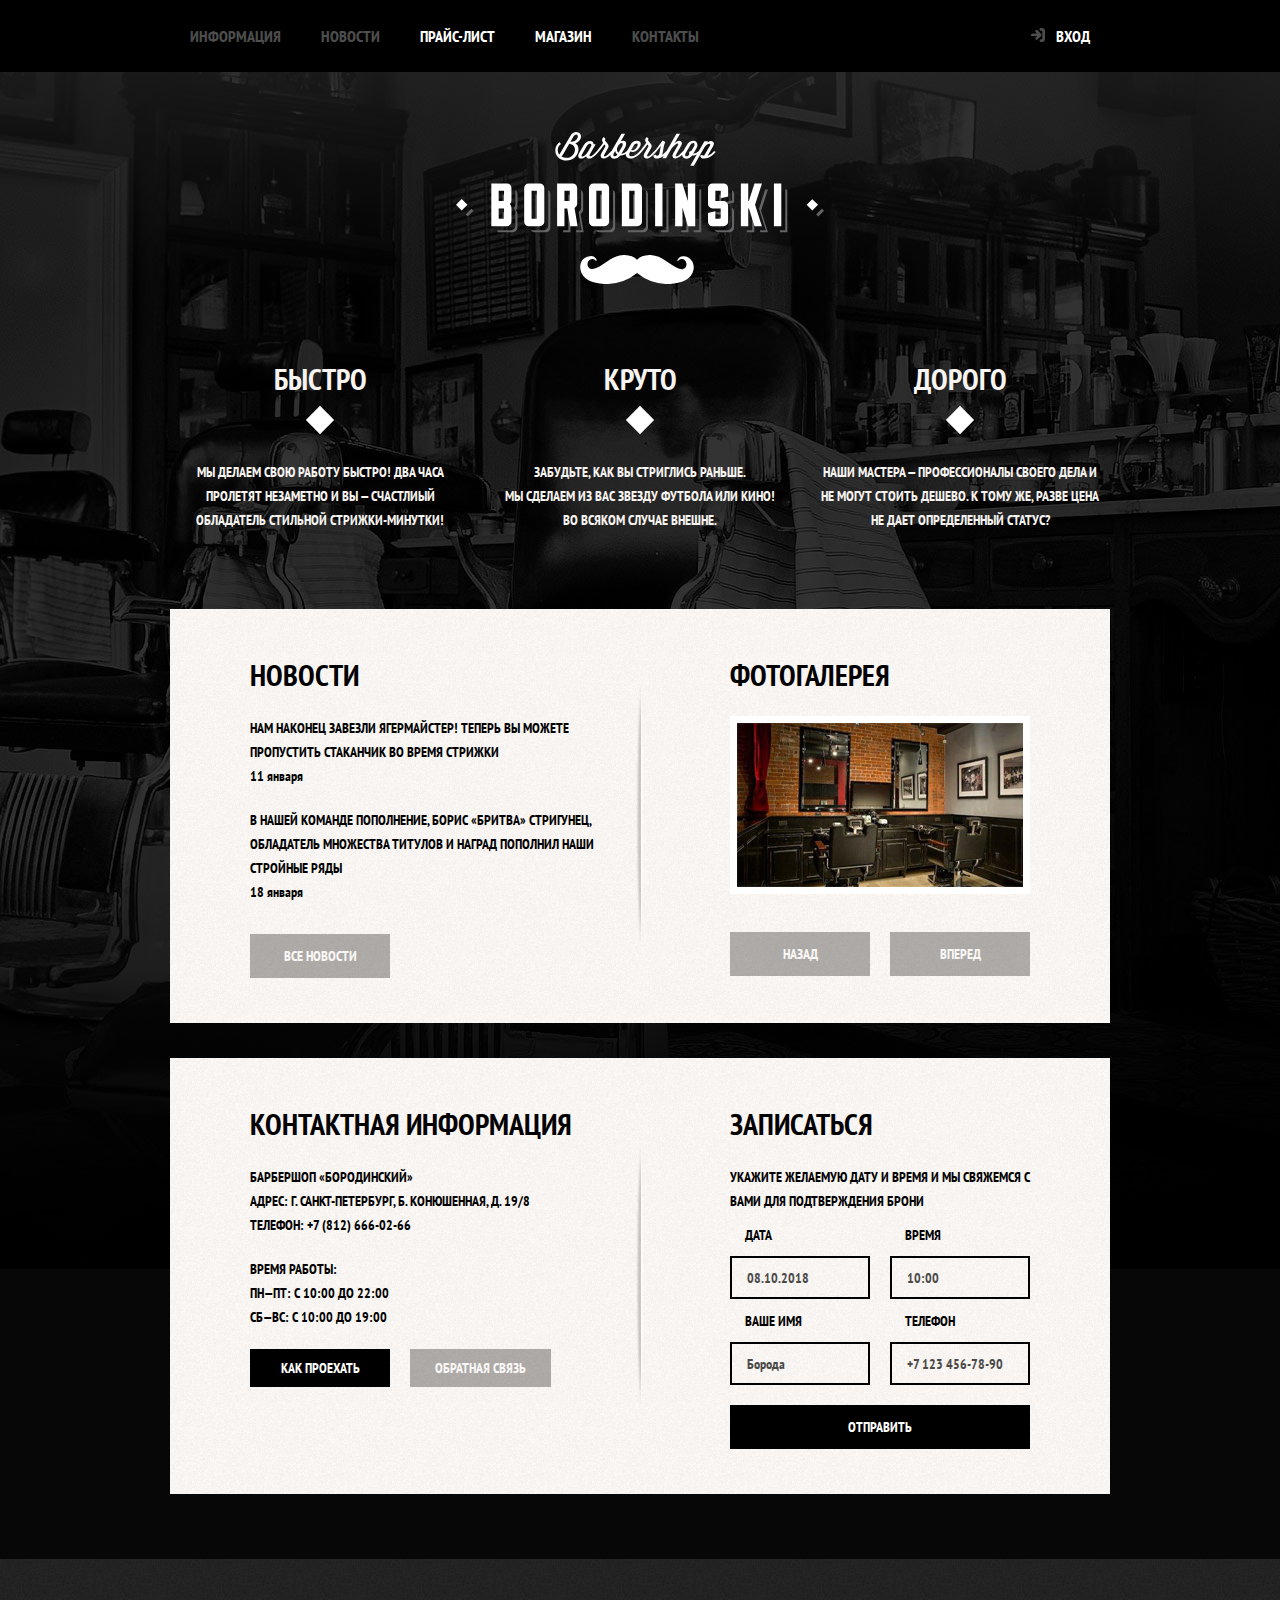
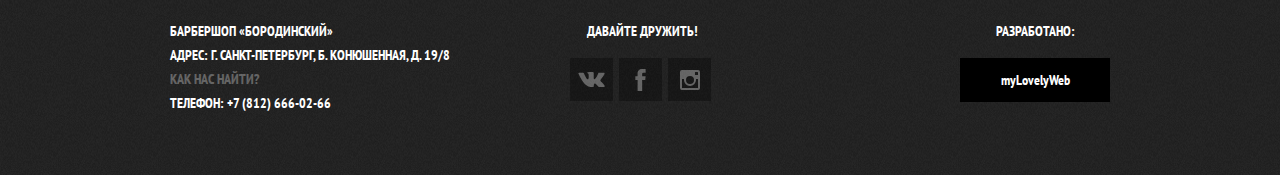
<file: index.html>
<!doctype html>
<html lang="ru">
<head>
  <meta charset="utf-8">
  <title>Барбершоп «Бородинский»</title>
  <link href="https://fonts.googleapis.com/css?family=PT+Sans+Narrow:400,700&amp;subset=cyrillic" rel="stylesheet">
  <link href="css/normalize.css" rel="stylesheet">
  <link href="css/style.min.css" rel="stylesheet">
</head>
<body class="index-page">
  <header class="header">
    <nav class="nav header__nav">
      <a class="nav__logo">
        <img src="img/index-logo.svg" width="368" height="153" alt="Логотип барбершопа «Бородинский»">
      </a>
      <div class="nav__wrapper">
        <div class="container nav__container">
          <ul class="nav__site-nav">
            <li>
              <a class="nav__link">Информация</a>
            </li>
            <li>
              <a class="nav__link">Новости</a>
            </li>
            <li>
              <a class="nav__link" href="price.html">Прайс-лист</a>
            </li>
            <li>
              <a class="nav__link" href="shop.html">Магазин</a>
            </li>
            <li>
              <a class="nav__link">Контакты</a>
            </li>
          </ul>
          <ul class="nav__user-nav">
            <li>
              <a class="nav__link login-link" href="login.html">Вход</a>
            </li>
          </ul>
        </div>
      </div>
    </nav>
  </header>
  <main>
    <div class="container">
      <h1 class="visually-hidden">Барбершоп «Бородинский»</h1>
      <section class="features">
        <h2 class="visually-hidden">Преимущества</h2>
        <ul class="features-list">
          <li class="features-item">
            <h3>Быстро</h3>
            <p>Мы делаем свою работу быстро! Два часа пролетят незаметно и вы — счастлиый обладатель стильной стрижки-минутки!</p>
          </li>
          <li class="features-item">
            <h3>Круто</h3>
            <p>Забудьте, как вы стриглись раньше.<br> Мы сделаем из вас звезду футбола или кино!<br> Во всяком случае внешне.</p>
          </li>
          <li class="features-item">
            <h3>Дорого</h3>
            <p>Наши мастера — профессионалы своего дела и не могут стоить дешево. К тому же, разве цена не дает определенный статус?</p>
          </li>
        </ul>
      </section>
      <div class="index-columns">
        <section class="news">
          <h2>Новости</h2>
          <ul class="news__list">
            <li class="news-item news__item">
              <p>Нам наконец завезли Ягермайстер! Теперь вы можете пропустить стаканчик во время стрижки</p>
              <time datetime="2018-01-11">11 января</time>
            </li>
            <li class="news-item news__item">
              <p>В нашей команде пополнение, Борис «Бритва» Стригунец, обладатель множества титулов и наград пополнил наши стройные ряды</p>
              <time datetime="2018-01-18">18 января</time>
            </li>
          </ul>
          <a class="btn news__btn">Все новости</a>
        </section>
        <section class="gallery">
          <h2>Фотогалерея</h2>
          <div class="gallery__container">
            <figure class="gallery-content gallery__content">
              <a href="#"><img src="img/studio.jpg" width="286" height="164" alt="Интерьер"></a>
            </figure>
            <button class="btn gallery-container__btn gallery-container__btn--back" type="button">Назад</button>
            <button class="btn gallery-container__btn gallery-container__btn--next" type="button">Вперед</button>
          </div>
        </section>
      </div><!-- index-columns -->
      <div class="index-columns">
        <section class="contacts">
          <h2>Контактная информация</h2>
          <p>
            Барбершоп «Бородинский»<br>
            Адрес: г. Санкт-Петербург, Б. Конюшенная, д. 19/8<br>
            Телефон: +7 (812) 666-02-66
          </p>
          <p>
            Время работы:<br>
            пн—пт: с 10:00 до 22:00<br>
            сб—вс: с 10:00 до 19:00
          </p>
          <a class="btn contacts-button-map contacts__btn" href="img/map.png">Как проехать</a>
          <a class="btn contacts__btn">Обратная связь</a>
        </section>
        <section class="appointment">
          <h2>Записаться</h2>
          <p class="appointment-info">Укажите желаемую дату и время и мы свяжемся с вами для подтверждения брони</p>
          <form class="appointment-form appointment__form" action="https://echo.htmlacademy.ru" method="post">
            <p class="appointment-form__item">
              <label for="appointment-date">Дата</label>
              <input id="appointment-date" type="text" name="date" value="" placeholder="08.10.2018">
            </p>
            <p class="appointment-form__item">
              <label for="appointment-time">Время</label>
              <input id="appointment-time" type="text" name="time" value="" placeholder="10:00">
            </p>
            <p class="appointment-form__item">
              <label for="appointment-name">Ваше имя</label>
              <input id="appointment-name" type="text" name="name" value="" placeholder="Борода">
            </p>
            <p class="appointment-form__item">
              <label for="appointment-phone">Телефон</label>
              <input id="appointment-phone" type="tel" name="phone" value="" placeholder="+7 123 456-78-90">
            </p>
            <button class="btn appointment-form__btn" type="submit">Отправить</button>
          </form>
        </section>
      </div><!-- index-columns -->
    </div><!-- container -->
  </main>
  <footer class="footer">
    <div class="container footer__container">
      <p class="footer-contacts footer__contacts">
        Барбершоп «Бородинский»<br>
        Адрес: г. Санкт-Петербург, Б. Конюшенная, д. 19/8<br>
        <a>Как нас найти?</a><br>
        Телефон: +7 (812) 666-02-66
      </p>
      <div class="footer-social">
        <b>Давайте дружить!</b>
        <ul class="social-list footer-social__list">
          <li>
            <a class="social-btn">
              <span class="visually-hidden">Вконтакте</span>
              <svg xmlns="http://www.w3.org/2000/svg" viewBox="0 0 26.14 14.91" width="27" height="15"><path fill="#fff" d="M 26 13.47 l -0.09 -0.17 a 13.55 13.55 0 0 0 -2.6 -3 q -0.87 -0.83 -1.1 -1.12 A 1 1 0 0 1 22 8 a 10.27 10.27 0 0 1 1.22 -1.78 l 0.88 -1.16 q 2.35 -3.13 2 -4 L 26 0.94 a 0.8 0.8 0 0 0 -0.4 -0.22 a 2.14 2.14 0 0 0 -0.87 0 h -3.92 a 0.51 0.51 0 0 0 -0.27 0 h -0.3 a 0.6 0.6 0 0 0 -0.15 0.14 a 0.93 0.93 0 0 0 -0.14 0.24 a 22.22 22.22 0 0 1 -1.46 3.06 q -0.5 0.84 -0.93 1.46 a 7 7 0 0 1 -0.71 0.91 a 4.94 4.94 0 0 1 -0.52 0.47 q -0.23 0.18 -0.35 0.15 l -0.23 -0.05 a 0.9 0.9 0 0 1 -0.31 -0.33 a 1.49 1.49 0 0 1 -0.16 -0.53 V 1.6 a 3.14 3.14 0 0 0 0 -0.62 a 2.12 2.12 0 0 0 -0.14 -0.44 a 0.73 0.73 0 0 0 -0.28 -0.33 a 1.57 1.57 0 0 0 -0.46 -0.18 A 9 9 0 0 0 12.57 0 a 8.93 8.93 0 0 0 -3.25 0.33 a 1.83 1.83 0 0 0 -0.52 0.41 q -0.25 0.3 -0.07 0.33 a 1.67 1.67 0 0 1 1.16 0.59 l 0.08 0.16 a 2.6 2.6 0 0 1 0.19 0.63 a 6.32 6.32 0 0 1 0.12 1 a 10.59 10.59 0 0 1 0 1.7 q -0.07 0.71 -0.13 1.1 a 2.21 2.21 0 0 1 -0.18 0.64 a 2.69 2.69 0 0 1 -0.16 0.3 l -0.07 0.07 a 1 1 0 0 1 -0.37 0.07 a 0.86 0.86 0 0 1 -0.46 -0.19 a 3.27 3.27 0 0 1 -0.56 -0.52 a 7 7 0 0 1 -0.66 -0.93 q -0.37 -0.6 -0.76 -1.42 l -0.22 -0.39 q -0.2 -0.38 -0.56 -1.11 t -0.62 -1.43 A 0.9 0.9 0 0 0 5.2 0.9 h -0.07 a 0.93 0.93 0 0 0 -0.22 -0.16 A 1.44 1.44 0 0 0 4.6 0.65 L 0.87 0.68 A 1 1 0 0 0 0.1 0.94 L 0 1 a 0.44 0.44 0 0 0 0 0.22 a 1.08 1.08 0 0 0 0.08 0.37 Q 0.9 3.53 1.86 5.31 t 1.66 2.87 Q 4.23 9.27 5 10.24 t 1 1.24 l 0.37 0.41 l 0.34 0.33 a 8.06 8.06 0 0 0 1 0.78 a 16.34 16.34 0 0 0 1.4 0.9 a 7.6 7.6 0 0 0 1.79 0.72 a 6.19 6.19 0 0 0 2 0.22 h 1.57 a 1.08 1.08 0 0 0 0.72 -0.3 l 0.05 -0.07 a 0.9 0.9 0 0 0 0.1 -0.25 a 1.38 1.38 0 0 0 0 -0.37 a 4.48 4.48 0 0 1 0.09 -1.05 a 2.77 2.77 0 0 1 0.23 -0.71 a 1.74 1.74 0 0 1 0.29 -0.4 a 1.19 1.19 0 0 1 0.23 -0.2 h 0.11 a 0.86 0.86 0 0 1 0.77 0.21 a 4.52 4.52 0 0 1 0.83 0.79 q 0.39 0.47 0.93 1.05 a 6.41 6.41 0 0 0 1 0.87 l 0.27 0.16 a 3.31 3.31 0 0 0 0.71 0.3 a 1.53 1.53 0 0 0 0.76 0.07 l 3.48 -0.05 a 1.58 1.58 0 0 0 0.8 -0.17 a 0.68 0.68 0 0 0 0.34 -0.37 a 1.06 1.06 0 0 0 0 -0.46 a 1.71 1.71 0 0 0 -0.1 -0.36 Z" /></svg>
            </a>
          </li>
          <li><a class="social-btn"><span class="visually-hidden">Фейсбук</span><svg xmlns="http://www.w3.org/2000/svg" viewBox="0 0 10.15 21.74" width="19" height="22"><path fill="#fff" d="M 3.34 1.12 A 4.77 4.77 0 0 1 6.53 0 h 3.61 v 3.81 H 7.81 a 1.07 1.07 0 0 0 -1.09 0.83 v 2.55 h 3.42 c -0.08 1.23 -0.24 2.45 -0.41 3.67 h -3 v 10.87 H 2.21 V 10.86 H 0 V 7.21 h 2.19 V 3.66 a 3.83 3.83 0 0 1 1.15 -2.54 Z" /></svg></a></li>
          <li><a class="social-btn"><span class="visually-hidden">Инстаграм</span><svg xmlns="http://www.w3.org/2000/svg" viewBox="0 0 20 20" width="20" height="20"><path fill="#fff" d="M 18 0 H 2 a 2 2 0 0 0 -2 2 v 16 a 2 2 0 0 0 2 2 h 16 a 2 2 0 0 0 2 -2 V 2 a 2 2 0 0 0 -2 -2 Z m -8 6 a 4 4 0 1 1 -4 4 a 4 4 0 0 1 4 -4 Z M 2.5 18 a 0.47 0.47 0 0 1 -0.5 -0.5 V 9 h 2.1 a 3.4 3.4 0 0 0 -0.1 1 a 6 6 0 1 0 12 0 a 3.4 3.4 0 0 0 -0.1 -1 H 18 v 8.5 a 0.47 0.47 0 0 1 -0.5 0.5 Z M 18 4.5 a 0.47 0.47 0 0 1 -0.5 0.5 h -2 a 0.47 0.47 0 0 1 -0.5 -0.5 v -2 a 0.47 0.47 0 0 1 0.5 -0.5 h 2 a 0.47 0.47 0 0 1 0.5 0.5 Z" /></svg></a></li>
        </ul>
      </div><!-- footer-social -->
      <p class="footer-copyright footer__copyright">
        <b>Разработано:</b>
        <a class="btn footer-copyright__btn" href="https://github.com/myLovelyWeb">myLovelyWeb</a>
      </p>
    </div><!-- container footer__container -->
  </footer>
  <section class="modal modal-login">
    <h2>Личный кабинет</h2>
    <p class="modal-login__description">Введите пожалуйста свой логин и пароль</p>
    <form class="login-form" action="https://echo.htmlacademy.ru" method="post">
      <p>
        <label class="visually-hidden" for="user-login">Логин</label>
        <input class="login-form__icon-user" id="user-login" type="text" name="login" placeholder="Логин">
      </p>
      <p>
        <label class="visually-hidden" for="user-password">Пароль</label>
        <input class="login-form__icon-password" id="user-password" type="password" name="password" placeholder="Пароль">
      </p>
      <p class="login-password-info login-form__login-password-info">
        <label class="login-checkbox login-password-info__checkbox">
          <input class="visually-hidden" type="checkbox" name="remember">
          <span class="login-checkbox__indicator"></span>
          Запомните меня
        </label>
        <a class="login-password-info__restore">Я забыл пароль!</a>
      </p>
      <button class="btn login-form__btn" type="submit">Войти</button>
    </form>
    <button class="modal-close" type="button"><span class="visually-hidden">Закрыть</span></button>
  </section>
  <section class="modal modal-map">
    <h2 class="visually-hidden">Как до нас добраться</h2>
    <iframe src="https://www.google.com/maps/embed?pb=!1m18!1m12!1m3!1d1998.5991043651586!2d30.320894616097!3d59.938794181876254!2m3!1f0!2f0!3f0!3m2!1i1024!2i768!4f13.1!3m3!1m2!1s0x4696310fca5ba729%3A0xea9c53d4493c879f!2z0JHQvtC70YzRiNCw0Y8g0JrQvtC90Y7RiNC10L3QvdCw0Y8g0YPQuy4sIDE5LCDQodCw0L3QutGCLdCf0LXRgtC10YDQsdGD0YDQsywgMTkxMTg2!5e0!3m2!1sru!2sru!4v1531088769494" width="766" height="560" allowfullscreen></iframe>
    <p>
      <img src="img/map.png" width="766" height="560" alt="Офис компании по адресу ул. Большая Конюшенная 19/8, Санкт-Петербург">
    </p>
    <button class="modal-close" type="button"><span class="visually-hidden">Закрыть</span></button>
  </section>
  <script src="js/login-popup.min.js"></script>
  <script src="js/map-popup.min.js"></script>
</body>
</html>
</file>
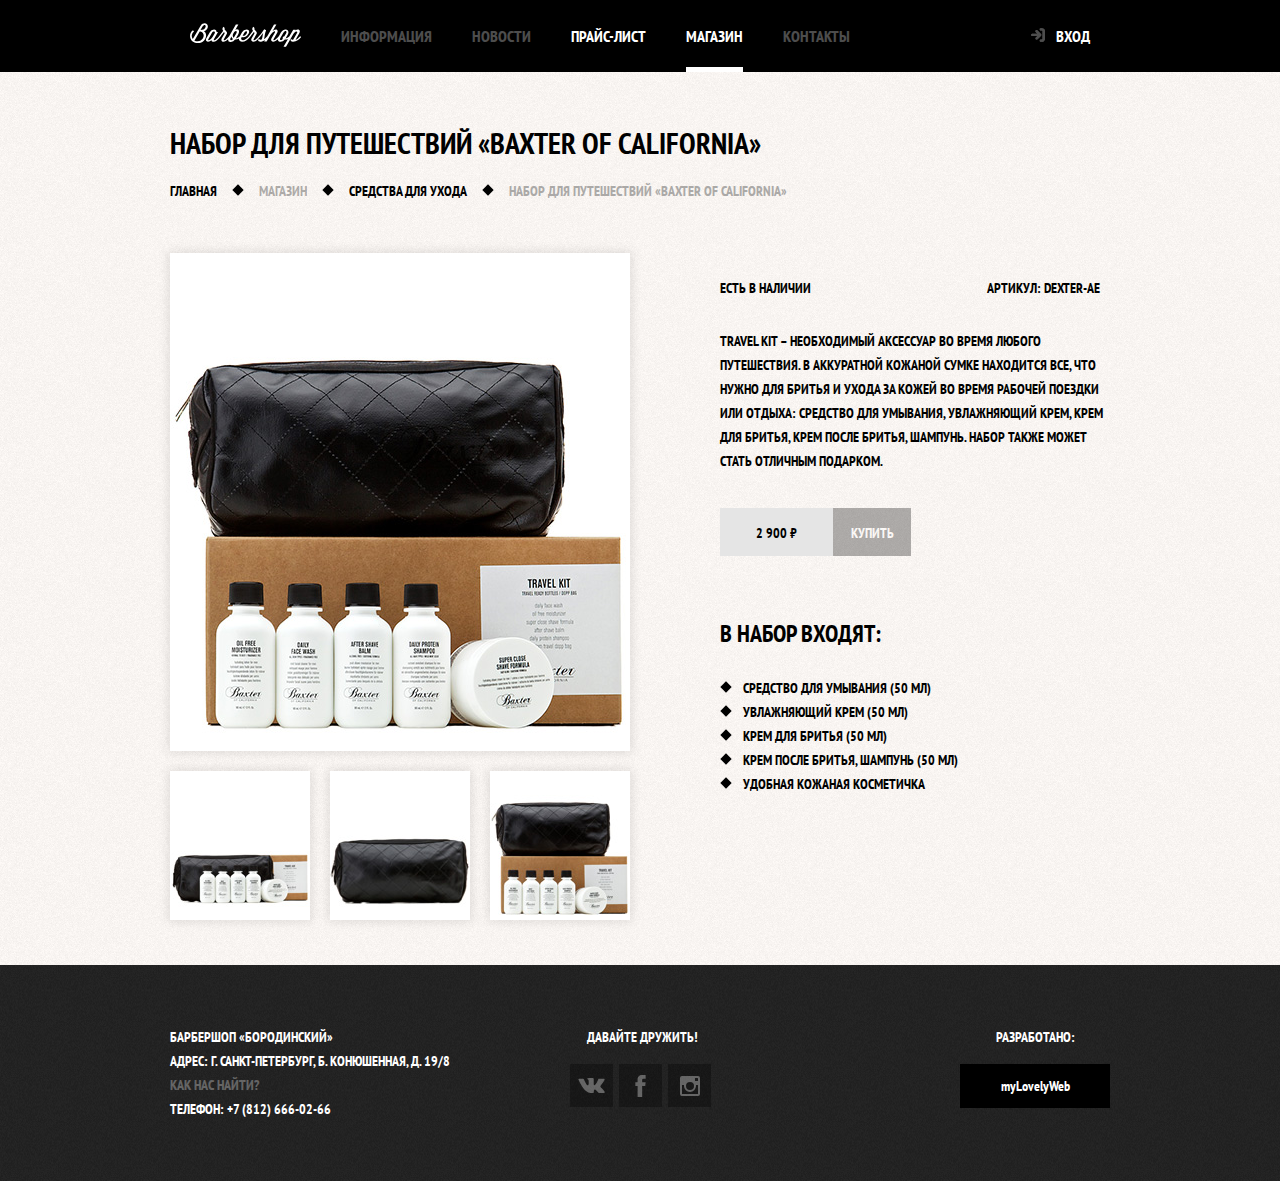
<file: item.html>
<!doctype html>
<html lang="ru">
<head>
  <meta charset="utf-8">
  <title>Набор для путешествий «Baxter of California»</title>
  <link href="https://fonts.googleapis.com/css?family=PT+Sans+Narrow:400,700&amp;subset=cyrillic" rel="stylesheet">
  <link href="css/normalize.css" rel="stylesheet">
  <link href="css/style.min.css" rel="stylesheet">
</head>
<body class="inner-page">
  <header class="header">
    <nav class="nav header__nav container">
      <a class="nav__logo" href="index.html">
        <img src="img/logo.svg" width="111" height="24" alt="Логотип барбершопа «Бородинский»">
      </a>
      <ul class="nav__site-nav">
        <li>
          <a class="nav__link">Информация</a>
        </li>
        <li>
          <a class="nav__link">Новости</a>
        </li>
        <li>
          <a class="nav__link" href="price.html">Прайс-лист</a>
        </li>
        <li class="site-nav__item--current">
          <a class="nav__link" href="#">Магазин</a>
        </li>
        <li>
          <a class="nav__link">Контакты</a>
        </li>
      </ul>
      <ul class="nav__user-nav">
        <li>
          <a class="login-link nav__link" href="login.html">Вход</a>
        </li>
      </ul>
    </nav>
  </header>
  <main>
    <div class="container">
      <h1 class="page-title">Набор для путешествий «Baxter of California»</h1>
      <ul class="breadcrumbs">
        <li>
          <a href="index.html">Главная</a>
        </li>
        <li>
          <a>Магазин</a>
        </li>
        <li>
          <a href="shop.html">Средства для ухода</a>
        </li>
        <li class="breadcrumbs-current">Набор для путешествий «Baxter of California»</li>
      </ul>
      <div class="catalog-columns">
        <section class="product-photos">
          <h2 class="visually-hidden">Изображения товара</h2>
          <p class="product-photos__full">
            <img src="img/product-big.jpg" width="460" height="498" alt="Фото всего набора">
          </p>
          <ul class="product-photos-preview product-photos__preview">
            <li>
              <img src="img/product-small-1.jpg" width="140" height="149" alt="Фото в анфас">
            </li>
            <li>
              <img src="img/product-small-2.jpg" width="140" height="149" alt="Фото в профиль">
            </li>
            <li>
              <img src="img/product-small-3.jpg" width="140" height="149" alt="Фото отдельной части">
            </li>
          </ul>
        </section>
        <section class="product-info">
          <h2 class="visually-hidden">Описание товара</h2>
          <div class="product-info__description">
            <p class="product-info__availability">Есть в наличии</p>
            <p class="product-article">Артикул: dexter-ae</p>
          </div>
          <p class="product-info__text">Travel Kit – необходимый аксессуар во время любого путешествия. В аккуратной кожаной сумке находится все, что нужно для бритья и ухода за кожей во время рабочей поездки или отдыха: средство для умывания, увлажняющий крем, крем для бритья, крем после бритья, шампунь. Набор также может стать отличным подарком.</p>
          <p class="product-info-price product-info__price">
            <b>2 900 ₽</b>
            <a class="btn product-info-price__btn" href="#">Купить</a>
          </p>
          <h3>В набор входят:</h3>
          <ul>
            <li>Средство для умывания (50 мл)</li>
            <li>Увлажняющий крем (50 мл)</li>
            <li>Крем для бритья (50 мл)</li>
            <li>Крем после бритья, шампунь (50 мл)</li>
            <li>Удобная кожаная косметичка</li>
          </ul>
        </section>
      </div>
    </div>
  </main>
  <footer class="footer">
    <div class="container footer__container">
      <p class="footer-contacts footer__contacts">
        Барбершоп «Бородинский»<br>
        Адрес: г. Санкт-Петербург, Б. Конюшенная, д. 19/8<br>
        <a>Как нас найти?</a><br>
        Телефон: +7 (812) 666-02-66
      </p>
      <div class="footer-social">
        <b>Давайте дружить!</b>
        <ul class="social-list footer-social__list">
          <li>
            <a class="social-btn">
              <span class="visually-hidden">Вконтакте</span>
              <svg xmlns="http://www.w3.org/2000/svg" viewBox="0 0 26.14 14.91" width="27" height="15"><path fill="#fff" d="M 26 13.47 l -0.09 -0.17 a 13.55 13.55 0 0 0 -2.6 -3 q -0.87 -0.83 -1.1 -1.12 A 1 1 0 0 1 22 8 a 10.27 10.27 0 0 1 1.22 -1.78 l 0.88 -1.16 q 2.35 -3.13 2 -4 L 26 0.94 a 0.8 0.8 0 0 0 -0.4 -0.22 a 2.14 2.14 0 0 0 -0.87 0 h -3.92 a 0.51 0.51 0 0 0 -0.27 0 h -0.3 a 0.6 0.6 0 0 0 -0.15 0.14 a 0.93 0.93 0 0 0 -0.14 0.24 a 22.22 22.22 0 0 1 -1.46 3.06 q -0.5 0.84 -0.93 1.46 a 7 7 0 0 1 -0.71 0.91 a 4.94 4.94 0 0 1 -0.52 0.47 q -0.23 0.18 -0.35 0.15 l -0.23 -0.05 a 0.9 0.9 0 0 1 -0.31 -0.33 a 1.49 1.49 0 0 1 -0.16 -0.53 V 1.6 a 3.14 3.14 0 0 0 0 -0.62 a 2.12 2.12 0 0 0 -0.14 -0.44 a 0.73 0.73 0 0 0 -0.28 -0.33 a 1.57 1.57 0 0 0 -0.46 -0.18 A 9 9 0 0 0 12.57 0 a 8.93 8.93 0 0 0 -3.25 0.33 a 1.83 1.83 0 0 0 -0.52 0.41 q -0.25 0.3 -0.07 0.33 a 1.67 1.67 0 0 1 1.16 0.59 l 0.08 0.16 a 2.6 2.6 0 0 1 0.19 0.63 a 6.32 6.32 0 0 1 0.12 1 a 10.59 10.59 0 0 1 0 1.7 q -0.07 0.71 -0.13 1.1 a 2.21 2.21 0 0 1 -0.18 0.64 a 2.69 2.69 0 0 1 -0.16 0.3 l -0.07 0.07 a 1 1 0 0 1 -0.37 0.07 a 0.86 0.86 0 0 1 -0.46 -0.19 a 3.27 3.27 0 0 1 -0.56 -0.52 a 7 7 0 0 1 -0.66 -0.93 q -0.37 -0.6 -0.76 -1.42 l -0.22 -0.39 q -0.2 -0.38 -0.56 -1.11 t -0.62 -1.43 A 0.9 0.9 0 0 0 5.2 0.9 h -0.07 a 0.93 0.93 0 0 0 -0.22 -0.16 A 1.44 1.44 0 0 0 4.6 0.65 L 0.87 0.68 A 1 1 0 0 0 0.1 0.94 L 0 1 a 0.44 0.44 0 0 0 0 0.22 a 1.08 1.08 0 0 0 0.08 0.37 Q 0.9 3.53 1.86 5.31 t 1.66 2.87 Q 4.23 9.27 5 10.24 t 1 1.24 l 0.37 0.41 l 0.34 0.33 a 8.06 8.06 0 0 0 1 0.78 a 16.34 16.34 0 0 0 1.4 0.9 a 7.6 7.6 0 0 0 1.79 0.72 a 6.19 6.19 0 0 0 2 0.22 h 1.57 a 1.08 1.08 0 0 0 0.72 -0.3 l 0.05 -0.07 a 0.9 0.9 0 0 0 0.1 -0.25 a 1.38 1.38 0 0 0 0 -0.37 a 4.48 4.48 0 0 1 0.09 -1.05 a 2.77 2.77 0 0 1 0.23 -0.71 a 1.74 1.74 0 0 1 0.29 -0.4 a 1.19 1.19 0 0 1 0.23 -0.2 h 0.11 a 0.86 0.86 0 0 1 0.77 0.21 a 4.52 4.52 0 0 1 0.83 0.79 q 0.39 0.47 0.93 1.05 a 6.41 6.41 0 0 0 1 0.87 l 0.27 0.16 a 3.31 3.31 0 0 0 0.71 0.3 a 1.53 1.53 0 0 0 0.76 0.07 l 3.48 -0.05 a 1.58 1.58 0 0 0 0.8 -0.17 a 0.68 0.68 0 0 0 0.34 -0.37 a 1.06 1.06 0 0 0 0 -0.46 a 1.71 1.71 0 0 0 -0.1 -0.36 Z" /></svg>
            </a>
          </li>
          <li><a class="social-btn"><span class="visually-hidden">Фейсбук</span><svg xmlns="http://www.w3.org/2000/svg" viewBox="0 0 10.15 21.74" width="19" height="22"><path fill="#fff" d="M 3.34 1.12 A 4.77 4.77 0 0 1 6.53 0 h 3.61 v 3.81 H 7.81 a 1.07 1.07 0 0 0 -1.09 0.83 v 2.55 h 3.42 c -0.08 1.23 -0.24 2.45 -0.41 3.67 h -3 v 10.87 H 2.21 V 10.86 H 0 V 7.21 h 2.19 V 3.66 a 3.83 3.83 0 0 1 1.15 -2.54 Z" /></svg></a></li>
          <li><a class="social-btn"><span class="visually-hidden">Инстаграм</span><svg xmlns="http://www.w3.org/2000/svg" viewBox="0 0 20 20" width="20" height="20"><path fill="#fff" d="M 18 0 H 2 a 2 2 0 0 0 -2 2 v 16 a 2 2 0 0 0 2 2 h 16 a 2 2 0 0 0 2 -2 V 2 a 2 2 0 0 0 -2 -2 Z m -8 6 a 4 4 0 1 1 -4 4 a 4 4 0 0 1 4 -4 Z M 2.5 18 a 0.47 0.47 0 0 1 -0.5 -0.5 V 9 h 2.1 a 3.4 3.4 0 0 0 -0.1 1 a 6 6 0 1 0 12 0 a 3.4 3.4 0 0 0 -0.1 -1 H 18 v 8.5 a 0.47 0.47 0 0 1 -0.5 0.5 Z M 18 4.5 a 0.47 0.47 0 0 1 -0.5 0.5 h -2 a 0.47 0.47 0 0 1 -0.5 -0.5 v -2 a 0.47 0.47 0 0 1 0.5 -0.5 h 2 a 0.47 0.47 0 0 1 0.5 0.5 Z" /></svg></a></li>
        </ul>
      </div><!-- footer-social -->
      <p class="footer-copyright footer__copyright">
        <b>Разработано:</b>
        <a class="btn footer-copyright__btn" href="https://github.com/myLovelyWeb">myLovelyWeb</a>
      </p>
    </div><!-- container footer__container -->
  </footer>
  <section class="modal modal-login">
    <h2>Личный кабинет</h2>
    <p class="modal-login__description">Введите пожалуйста свой логин и пароль</p>
    <form class="login-form" action="https://echo.htmlacademy.ru" method="post">
      <p>
        <label class="visually-hidden" for="user-login">Логин</label>
        <input class="login-form__icon-user" id="user-login" type="text" name="login" placeholder="Логин">
      </p>
      <p>
        <label class="visually-hidden" for="user-password">Пароль</label>
        <input class="login-form__icon-password" id="user-password" type="password" name="password" placeholder="Пароль">
      </p>
      <p class="login-password-info login-form__login-password-info">
        <label class="login-checkbox login-password-info__checkbox">
          <input class="visually-hidden" type="checkbox" name="remember">
          <span class="login-checkbox__indicator"></span>
          Запомните меня
        </label>
        <a class="login-password-info__restore">Я забыл пароль!</a>
      </p>
      <button class="btn login-form__btn" type="submit">Войти</button>
    </form>
    <button class="modal-close" type="button"><span class="visually-hidden">Закрыть</span></button>
  </section>
  <script src="js/login-popup.min.js"></script>
</body>
</html>
</file>
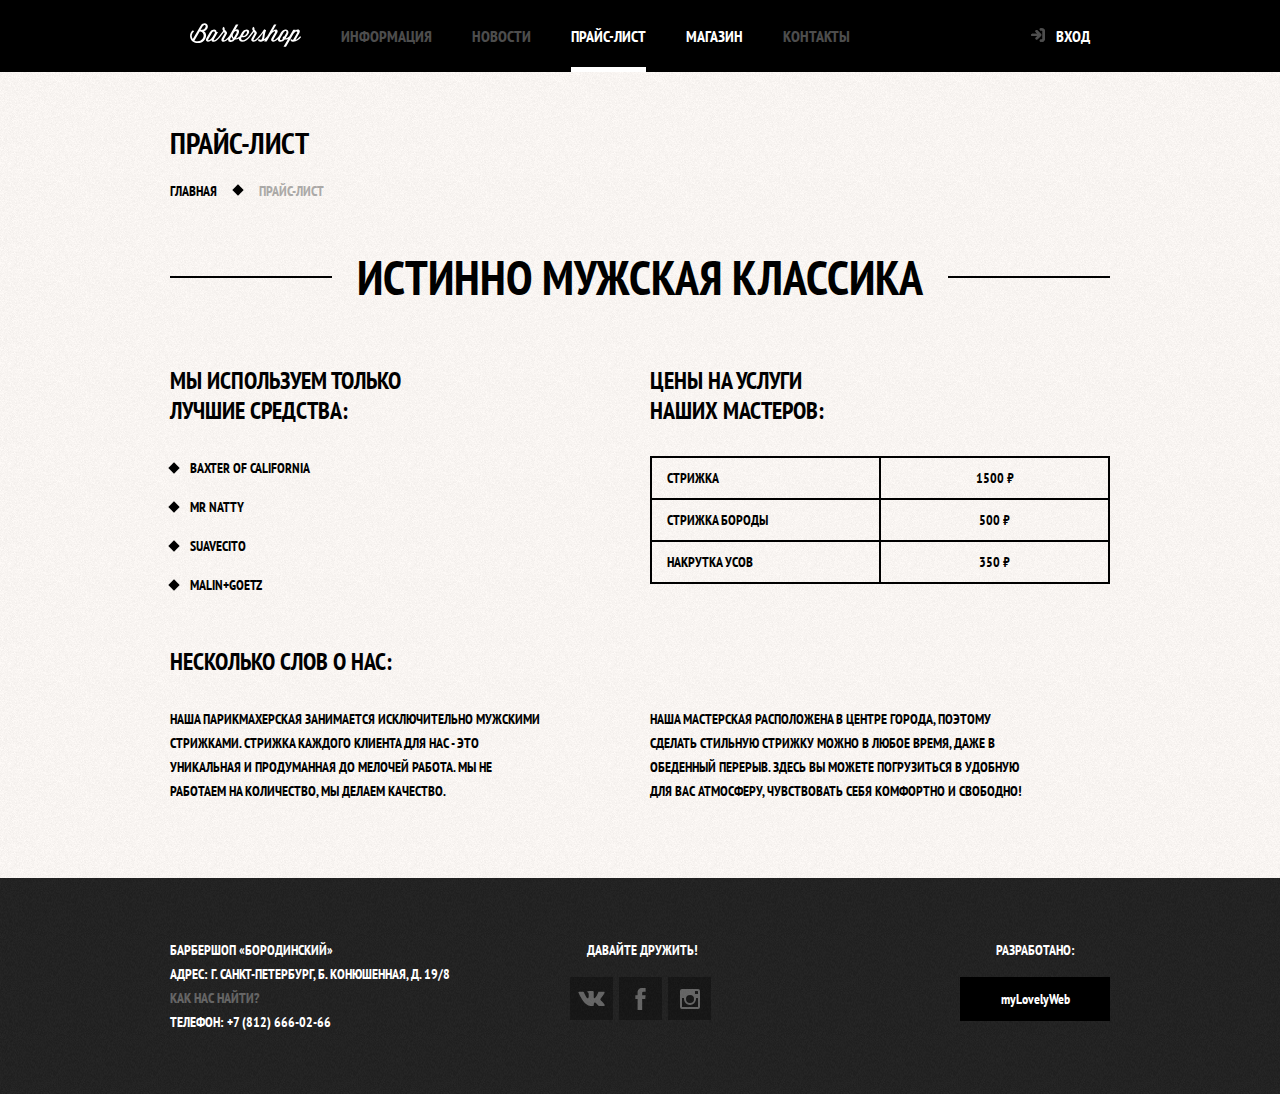
<file: price.html>
<!doctype html>
<html lang="ru">
<head>
  <meta charset="utf-8">
  <title>Прайс-лист</title>
  <link href="https://fonts.googleapis.com/css?family=PT+Sans+Narrow:400,700&amp;subset=cyrillic" rel="stylesheet">
  <link href="css/normalize.css" rel="stylesheet">
  <link href="css/style.min.css" rel="stylesheet">
</head>
<body class="inner-page">
  <header class="header">
    <nav class="nav header__nav container">
      <a class="nav__logo" href="index.html">
        <img src="img/logo.svg" width="111" height="24" alt="Логотип барбершопа «Бородинский»">
      </a>
      <ul class="site-nav nav__site-nav">
        <li>
          <a class="nav__link">Информация</a>
        </li>
        <li>
          <a class="nav__link">Новости</a>
        </li>
        <li class="site-nav__item--current">
          <a class="nav__link"  href="#">Прайс-лист</a>
        </li>
        <li>
          <a class="nav__link" href="shop.html">Магазин</a>
        </li>
        <li>
          <a class="nav__link">Контакты</a>
        </li>
      </ul>
      <ul class="nav__user-nav">
        <li>
          <a class="login-link nav__link" href="login.html">Вход</a>
        </li>
      </ul>
    </nav>
  </header>
  <main>
    <div class="container">
      <div class="inner-page-container">
        <h1 class="page-title">Прайс-лист</h1>
        <ul class="breadcrumbs">
          <li>
            <a href="index.html">Главная</a>
          </li>
          <li>
            Прайс-лист
          </li>
        </ul>
      </div>
      <section class="inner-content">
        <h2 class="big-heading">Истинно мужская классика</h2>
        <div class="inner-columns">
          <div class="inner-column-left">
            <h2>Мы используем только<br> лучшие средства:</h2>
            <ul class="custom-list-1">
              <li>Baxter of California</li>
              <li>Mr Natty</li>
              <li>Suavecito</li>
              <li>Malin+Goetz</li>
            </ul>
          </div>
          <div class="inner-column-right">
            <h2>Цены на услуги<br> наших мастеров:</h2>
            <table class="custom-table-1">
              <tr>
                <td>Стрижка</td>
                <td>1500 ₽</td>
              </tr>
              <tr>
                <td>Стрижка бороды</td>
                <td>500 ₽</td>
              </tr>
              <tr>
                <td>Накрутка усов</td>
                <td>350 ₽</td>
              </tr>
            </table>
          </div>
        </div>
        <div class="inner-columns">
          <h2>Несколько слов о нас:</h2>
          <div class="inner-column-left">
            <p class="short-text">Наша парикмахерская занимается исключительно мужскими стрижками. Стрижка каждого клиента для нас - это уникальная и продуманная до мелочей работа. Мы не работаем на количество, мы делаем качество.</p>
          </div><!-- inner-column-left -->
          <div class="inner-column-right">
            <p class="short-text">Наша мастерская расположена в центре города, поэтому сделать стильную стрижку можно в любое время, даже в обеденный перерыв. Здесь вы можете погрузиться в удобную для вас атмосферу, чувствовать себя комфортно и свободно!</p>
          </div><!-- inner-column-right -->
        </div><!-- inner-columns -->
      </section>
    </div><!-- container -->
  </main>
  <footer class="footer">
    <div class="container footer__container">
      <p class="footer-contacts footer__contacts">
        Барбершоп «Бородинский»<br>
        Адрес: г. Санкт-Петербург, Б. Конюшенная, д. 19/8<br>
        <a>Как нас найти?</a><br>
        Телефон: +7 (812) 666-02-66
      </p>
      <div class="footer-social">
        <b>Давайте дружить!</b>
        <ul class="social-list footer-social__list">
          <li>
            <a class="social-btn">
              <span class="visually-hidden">Вконтакте</span>
              <svg xmlns="http://www.w3.org/2000/svg" viewBox="0 0 26.14 14.91" width="27" height="15"><path fill="#fff" d="M 26 13.47 l -0.09 -0.17 a 13.55 13.55 0 0 0 -2.6 -3 q -0.87 -0.83 -1.1 -1.12 A 1 1 0 0 1 22 8 a 10.27 10.27 0 0 1 1.22 -1.78 l 0.88 -1.16 q 2.35 -3.13 2 -4 L 26 0.94 a 0.8 0.8 0 0 0 -0.4 -0.22 a 2.14 2.14 0 0 0 -0.87 0 h -3.92 a 0.51 0.51 0 0 0 -0.27 0 h -0.3 a 0.6 0.6 0 0 0 -0.15 0.14 a 0.93 0.93 0 0 0 -0.14 0.24 a 22.22 22.22 0 0 1 -1.46 3.06 q -0.5 0.84 -0.93 1.46 a 7 7 0 0 1 -0.71 0.91 a 4.94 4.94 0 0 1 -0.52 0.47 q -0.23 0.18 -0.35 0.15 l -0.23 -0.05 a 0.9 0.9 0 0 1 -0.31 -0.33 a 1.49 1.49 0 0 1 -0.16 -0.53 V 1.6 a 3.14 3.14 0 0 0 0 -0.62 a 2.12 2.12 0 0 0 -0.14 -0.44 a 0.73 0.73 0 0 0 -0.28 -0.33 a 1.57 1.57 0 0 0 -0.46 -0.18 A 9 9 0 0 0 12.57 0 a 8.93 8.93 0 0 0 -3.25 0.33 a 1.83 1.83 0 0 0 -0.52 0.41 q -0.25 0.3 -0.07 0.33 a 1.67 1.67 0 0 1 1.16 0.59 l 0.08 0.16 a 2.6 2.6 0 0 1 0.19 0.63 a 6.32 6.32 0 0 1 0.12 1 a 10.59 10.59 0 0 1 0 1.7 q -0.07 0.71 -0.13 1.1 a 2.21 2.21 0 0 1 -0.18 0.64 a 2.69 2.69 0 0 1 -0.16 0.3 l -0.07 0.07 a 1 1 0 0 1 -0.37 0.07 a 0.86 0.86 0 0 1 -0.46 -0.19 a 3.27 3.27 0 0 1 -0.56 -0.52 a 7 7 0 0 1 -0.66 -0.93 q -0.37 -0.6 -0.76 -1.42 l -0.22 -0.39 q -0.2 -0.38 -0.56 -1.11 t -0.62 -1.43 A 0.9 0.9 0 0 0 5.2 0.9 h -0.07 a 0.93 0.93 0 0 0 -0.22 -0.16 A 1.44 1.44 0 0 0 4.6 0.65 L 0.87 0.68 A 1 1 0 0 0 0.1 0.94 L 0 1 a 0.44 0.44 0 0 0 0 0.22 a 1.08 1.08 0 0 0 0.08 0.37 Q 0.9 3.53 1.86 5.31 t 1.66 2.87 Q 4.23 9.27 5 10.24 t 1 1.24 l 0.37 0.41 l 0.34 0.33 a 8.06 8.06 0 0 0 1 0.78 a 16.34 16.34 0 0 0 1.4 0.9 a 7.6 7.6 0 0 0 1.79 0.72 a 6.19 6.19 0 0 0 2 0.22 h 1.57 a 1.08 1.08 0 0 0 0.72 -0.3 l 0.05 -0.07 a 0.9 0.9 0 0 0 0.1 -0.25 a 1.38 1.38 0 0 0 0 -0.37 a 4.48 4.48 0 0 1 0.09 -1.05 a 2.77 2.77 0 0 1 0.23 -0.71 a 1.74 1.74 0 0 1 0.29 -0.4 a 1.19 1.19 0 0 1 0.23 -0.2 h 0.11 a 0.86 0.86 0 0 1 0.77 0.21 a 4.52 4.52 0 0 1 0.83 0.79 q 0.39 0.47 0.93 1.05 a 6.41 6.41 0 0 0 1 0.87 l 0.27 0.16 a 3.31 3.31 0 0 0 0.71 0.3 a 1.53 1.53 0 0 0 0.76 0.07 l 3.48 -0.05 a 1.58 1.58 0 0 0 0.8 -0.17 a 0.68 0.68 0 0 0 0.34 -0.37 a 1.06 1.06 0 0 0 0 -0.46 a 1.71 1.71 0 0 0 -0.1 -0.36 Z" /></svg>
            </a>
          </li>
          <li><a class="social-btn"><span class="visually-hidden">Фейсбук</span><svg xmlns="http://www.w3.org/2000/svg" viewBox="0 0 10.15 21.74" width="19" height="22"><path fill="#fff" d="M 3.34 1.12 A 4.77 4.77 0 0 1 6.53 0 h 3.61 v 3.81 H 7.81 a 1.07 1.07 0 0 0 -1.09 0.83 v 2.55 h 3.42 c -0.08 1.23 -0.24 2.45 -0.41 3.67 h -3 v 10.87 H 2.21 V 10.86 H 0 V 7.21 h 2.19 V 3.66 a 3.83 3.83 0 0 1 1.15 -2.54 Z" /></svg></a></li>
          <li><a class="social-btn"><span class="visually-hidden">Инстаграм</span><svg xmlns="http://www.w3.org/2000/svg" viewBox="0 0 20 20" width="20" height="20"><path fill="#fff" d="M 18 0 H 2 a 2 2 0 0 0 -2 2 v 16 a 2 2 0 0 0 2 2 h 16 a 2 2 0 0 0 2 -2 V 2 a 2 2 0 0 0 -2 -2 Z m -8 6 a 4 4 0 1 1 -4 4 a 4 4 0 0 1 4 -4 Z M 2.5 18 a 0.47 0.47 0 0 1 -0.5 -0.5 V 9 h 2.1 a 3.4 3.4 0 0 0 -0.1 1 a 6 6 0 1 0 12 0 a 3.4 3.4 0 0 0 -0.1 -1 H 18 v 8.5 a 0.47 0.47 0 0 1 -0.5 0.5 Z M 18 4.5 a 0.47 0.47 0 0 1 -0.5 0.5 h -2 a 0.47 0.47 0 0 1 -0.5 -0.5 v -2 a 0.47 0.47 0 0 1 0.5 -0.5 h 2 a 0.47 0.47 0 0 1 0.5 0.5 Z" /></svg></a></li>
        </ul>
      </div><!-- footer-social -->
      <p class="footer-copyright footer__copyright">
        <b>Разработано:</b>
        <a class="btn footer-copyright__btn" href="https://github.com/myLovelyWeb">myLovelyWeb</a>
      </p>
    </div><!-- container footer__container -->
  </footer>
  <section class="modal modal-login">
    <h2>Личный кабинет</h2>
    <p class="modal-login__description">Введите пожалуйста свой логин и пароль</p>
    <form class="login-form" action="https://echo.htmlacademy.ru" method="post">
      <p>
        <label class="visually-hidden" for="user-login">Логин</label>
        <input class="login-form__icon-user" id="user-login" type="text" name="login" placeholder="Логин">
      </p>
      <p>
        <label class="visually-hidden" for="user-password">Пароль</label>
        <input class="login-form__icon-password" id="user-password" type="password" name="password" placeholder="Пароль">
      </p>
      <p class="login-password-info login-form__login-password-info">
        <label class="login-checkbox login-password-info__checkbox">
          <input class="visually-hidden" type="checkbox" name="remember">
          <span class="login-checkbox__indicator"></span>
          Запомните меня
        </label>
        <a class="login-password-info__restore">Я забыл пароль!</a>
      </p>
      <button class="btn login-form__btn" type="submit">Войти</button>
    </form>
    <button class="modal-close" type="button"><span class="visually-hidden">Закрыть</span></button>
  </section>
  <script src="js/login-popup.min.js"></script>
</body>
</html>
</file>
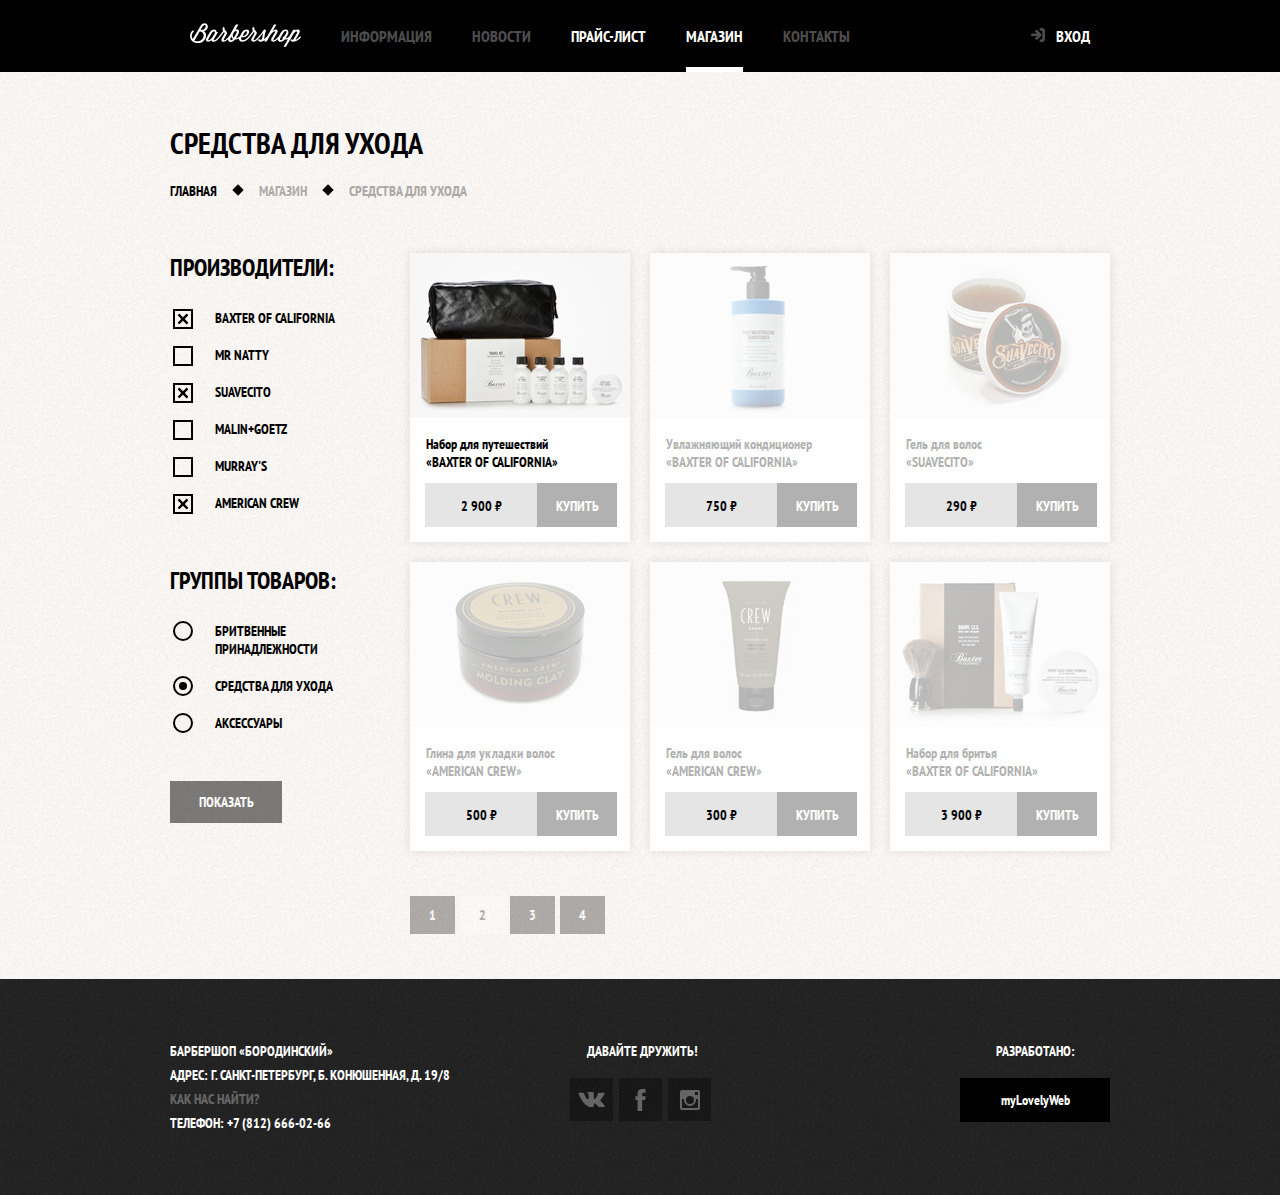
<file: shop.html>
<!doctype html>
<html lang="ru">
<head>
  <meta charset="utf-8">
  <title>Каталог</title>
  <link href="https://fonts.googleapis.com/css?family=PT+Sans+Narrow:400,700&amp;subset=cyrillic" rel="stylesheet">
  <link href="css/normalize.css" rel="stylesheet">
  <link href="css/style.min.css" rel="stylesheet">
</head>
<body class="inner-page">
  <header class="header">
    <nav class="nav header__nav container">
      <a class="nav__logo" href="index.html">
        <img src="img/logo.svg" width="111" height="24" alt="Логотип барбершопа «Бородинский»">
      </a>
      <ul class="nav__site-nav">
        <li>
          <a class="nav__link">Информация</a>
        </li>
        <li>
          <a class="nav__link">Новости</a>
        </li>
        <li>
          <a class="nav__link" href="price.html">Прайс-лист</a>
        </li>
        <li class="site-nav__item--current">
          <a class="nav__link" href="#">Магазин</a>
        </li>
        <li>
          <a class="nav__link">Контакты</a>
        </li>
      </ul>
      <ul class="nav__user-nav">
        <li>
          <a class="login-link nav__link" href="login.html">Вход</a>
        </li>
      </ul>
    </nav>
  </header>
  <main>
    <div class="container">
      <h1 class="page-title">Cредства для ухода</h1>
      <ul class="breadcrumbs">
        <li>
          <a href="index.html">Главная</a>
        </li>
        <li>
            <a>Магазин</a>
        </li>
        <li>Средства для ухода</li>
      </ul>
      <div class="catalog-columns">
        <section class="filters">
          <h2 class="visually-hidden">Фильтр товаров</h2>
          <form class="filter" method="get" action="https://echo.htmlacademy.ru">
            <fieldset class="filter__fieldset">
              <legend class="filter__legend">Производители:</legend>
              <ul>
                <li class="filter-option filter__option">
                  <input class="visually-hidden filter-input filter-input-checkbox" type="checkbox" name="baxter-of-california" id="filter-baxter-of-california" checked>
                  <label for="filter-baxter-of-california">Baxter of California</label>
                </li>
                <li class="filter-option filter__option">
                  <input class="visually-hidden filter-input filter-input-checkbox" type="checkbox" name="mr-natty" id="filter-mr-natty">
                  <label for="filter-mr-natty">Mr Natty</label>
                </li>
                <li class="filter-option filter__option">
                  <input class="visually-hidden filter-input filter-input-checkbox" type="checkbox" name="suavecito" id="filter-suavecito" checked>
                  <label for="filter-suavecito">Suavecito</label>
                </li>
                <li class="filter-option filter__option">
                  <input class="visually-hidden filter-input filter-input-checkbox" type="checkbox" name="malin-goetz" id="filter-malin-goetz">
                  <label for="filter-malin-goetz">Malin+Goetz</label>
                </li>
                <li class="filter-option filter__option">
                  <input class="visually-hidden filter-input filter-input-checkbox" type="checkbox" name="murrays" id="filter-murrays">
                  <label for="filter-murrays">Murray's</label>
                </li>
                <li class="filter-option filter__option">
                  <input class="visually-hidden filter-input filter-input-checkbox" type="checkbox" name="american-crew" id="filter-american-crew" checked>
                  <label for="filter-american-crew">American Crew</label>
                </li>
              </ul>
            </fieldset>
            <fieldset class="filter__fieldset">
              <legend class="filter__legend">Группы товаров:</legend>
              <ul>
                <li class="filter-option filter__option">
                  <input class="visually-hidden filter-input filter-input-radio" type="radio" name="product-group" value="shaving" id="filter-shave">
                  <label for="filter-shave">Бритвенные принадлежности</label>
                </li>
                <li class="filter-option filter__option">
                  <input class="visually-hidden filter-input filter-input-radio" type="radio" name="product-group" value="hair-care" id="filter-care" checked>
                  <label for="filter-care">Средства для ухода</label>
                </li>
                <li class="filter-option filter__option">
                  <input class="visually-hidden filter-input filter-input-radio" type="radio" name="product-group" value="accessories" id="filter-accessories">
                  <label for="filter-accessories">Аксессуары</label>
                </li>
              </ul>
            </fieldset>
            <button class="btn filter__btn" type="submit" disabled>Показать</button>
          </form>
        </section>
        <section class="catalog">
          <h2 class="visually-hidden">Список средств для ухода</h2>
          <ul class="catalog-list catalog__list">
            <li class="catalog__item">
              <a class="catalog-link catalog__link" href="item.html">
                <h3>
                  <span class="catalog-link__category">Набор для путешествий</span>
                  <span class="catalog-link__title">«Baxter of California»</span>
                </h3>
                <p class="catalog-link__image">
                  <img src="img/product-1.jpg" width="220" height="165" alt="Набор для путешествий «Baxter of California»">
                </p>
              </a>
              <p class="catalog-price catalog__price">
                <b>2 900 ₽</b>
                <a class="btn">Купить</a>
              </p>
            </li>
            <li class="catalog__item">
              <a class="catalog-link catalog__link">
                <h3>
                  <span class="catalog-link__category">Увлажняющий кондиционер</span>
                  <span class="catalog-link__title">«Baxter of California»</span>
                </h3>
                <p class="catalog-link__image">
                  <img src="img/product-2.jpg" width="220" height="165" alt="Увлажняющий кондиционер «Baxter of California»">
                </p>
              </a>
              <p class="catalog-price catalog__price">
                <b>750 ₽</b>
                <a class="btn">Купить</a>
              </p>
            </li>
            <li class="catalog__item">
              <a class="catalog-link catalog__link">
                <h3>
                  <span class="catalog-link__category">Гель для волос</span>
                  <span class="catalog-link__title">«Suavecito»</span>
                </h3>
                <p class="catalog-link__image">
                  <img src="img/product-3.jpg" width="220" height="165" alt="Гель для волос «Suavecito»">
                </p>
              </a>
              <p class="catalog-price catalog__price">
                <b>290 ₽</b>
                <a class="btn">Купить</a>
              </p>
            </li>
            <li class="catalog__item">
              <a class="catalog-link catalog__link">
                <h3>
                  <span class="catalog-link__category">Глина для укладки волос</span>
                  <span class="catalog-link__title">«American crew»</span>
                </h3>
                <p class="catalog-link__image">
                  <img src="img/product-4.jpg" width="220" height="165" alt="Глина для укладки волос «American crew»">
                </p>
              </a>
              <p class="catalog-price catalog__price">
                <b>500 ₽</b>
                <a class="btn">Купить</a>
              </p>
            </li>
            <li class="catalog__item">
              <a class="catalog-link catalog__link">
                <h3>
                  <span class="catalog-link__category">Гель для волос</span>
                  <span class="catalog-link__title">«American crew»</span>
                </h3>
                <p class="catalog-link__image">
                  <img src="img/product-5.jpg" width="220" height="165" alt="Гель для волос «American crew»">
                </p>
              </a>
              <p class="catalog-price catalog__price">
                <b>300 ₽</b>
                <a class="btn">Купить</a>
              </p>
            </li>
            <li class="catalog__item">
              <a class="catalog-link catalog__link">
                <h3>
                  <span class="catalog-link__category">Набор для бритья</span>
                  <span class="catalog-link__title">«Baxter of California»</span>
                </h3>
                <p class="catalog-link__image">
                  <img src="img/product-6.jpg" width="220" height="165" alt="Набор для бритья «Baxter of California»">
                </p>
              </a>
              <p class="catalog-price catalog__price">
                <b>3 900 ₽</b>
                <a class="btn">Купить</a>
              </p>
            </li>
          </ul>
          <ul class="pagination-list">
            <li class="pagination-item pagination-list__item">
              <a>1</a>
            </li>
            <li class="pagination-item pagination-item--current pagination-list__item">
              <a>2</a>
            </li>
            <li class="pagination-item pagination-list__item">
              <a>3</a>
            </li>
            <li class="pagination-item pagination-list__item">
              <a>4</a>
            </li>
          </ul>
        </section>
      </div><!-- catalog-columns -->
    </div><!-- container -->
  </main>
  <footer class="footer">
    <div class="container footer__container">
      <p class="footer-contacts footer__contacts">
        Барбершоп «Бородинский»<br>
        Адрес: г. Санкт-Петербург, Б. Конюшенная, д. 19/8<br>
        <a>Как нас найти?</a><br>
        Телефон: +7 (812) 666-02-66
      </p>
      <div class="footer-social">
        <b>Давайте дружить!</b>
        <ul class="social-list footer-social__list">
          <li>
            <a class="social-btn">
              <span class="visually-hidden">Вконтакте</span>
              <svg xmlns="http://www.w3.org/2000/svg" viewBox="0 0 26.14 14.91" width="27" height="15"><path fill="#fff" d="M 26 13.47 l -0.09 -0.17 a 13.55 13.55 0 0 0 -2.6 -3 q -0.87 -0.83 -1.1 -1.12 A 1 1 0 0 1 22 8 a 10.27 10.27 0 0 1 1.22 -1.78 l 0.88 -1.16 q 2.35 -3.13 2 -4 L 26 0.94 a 0.8 0.8 0 0 0 -0.4 -0.22 a 2.14 2.14 0 0 0 -0.87 0 h -3.92 a 0.51 0.51 0 0 0 -0.27 0 h -0.3 a 0.6 0.6 0 0 0 -0.15 0.14 a 0.93 0.93 0 0 0 -0.14 0.24 a 22.22 22.22 0 0 1 -1.46 3.06 q -0.5 0.84 -0.93 1.46 a 7 7 0 0 1 -0.71 0.91 a 4.94 4.94 0 0 1 -0.52 0.47 q -0.23 0.18 -0.35 0.15 l -0.23 -0.05 a 0.9 0.9 0 0 1 -0.31 -0.33 a 1.49 1.49 0 0 1 -0.16 -0.53 V 1.6 a 3.14 3.14 0 0 0 0 -0.62 a 2.12 2.12 0 0 0 -0.14 -0.44 a 0.73 0.73 0 0 0 -0.28 -0.33 a 1.57 1.57 0 0 0 -0.46 -0.18 A 9 9 0 0 0 12.57 0 a 8.93 8.93 0 0 0 -3.25 0.33 a 1.83 1.83 0 0 0 -0.52 0.41 q -0.25 0.3 -0.07 0.33 a 1.67 1.67 0 0 1 1.16 0.59 l 0.08 0.16 a 2.6 2.6 0 0 1 0.19 0.63 a 6.32 6.32 0 0 1 0.12 1 a 10.59 10.59 0 0 1 0 1.7 q -0.07 0.71 -0.13 1.1 a 2.21 2.21 0 0 1 -0.18 0.64 a 2.69 2.69 0 0 1 -0.16 0.3 l -0.07 0.07 a 1 1 0 0 1 -0.37 0.07 a 0.86 0.86 0 0 1 -0.46 -0.19 a 3.27 3.27 0 0 1 -0.56 -0.52 a 7 7 0 0 1 -0.66 -0.93 q -0.37 -0.6 -0.76 -1.42 l -0.22 -0.39 q -0.2 -0.38 -0.56 -1.11 t -0.62 -1.43 A 0.9 0.9 0 0 0 5.2 0.9 h -0.07 a 0.93 0.93 0 0 0 -0.22 -0.16 A 1.44 1.44 0 0 0 4.6 0.65 L 0.87 0.68 A 1 1 0 0 0 0.1 0.94 L 0 1 a 0.44 0.44 0 0 0 0 0.22 a 1.08 1.08 0 0 0 0.08 0.37 Q 0.9 3.53 1.86 5.31 t 1.66 2.87 Q 4.23 9.27 5 10.24 t 1 1.24 l 0.37 0.41 l 0.34 0.33 a 8.06 8.06 0 0 0 1 0.78 a 16.34 16.34 0 0 0 1.4 0.9 a 7.6 7.6 0 0 0 1.79 0.72 a 6.19 6.19 0 0 0 2 0.22 h 1.57 a 1.08 1.08 0 0 0 0.72 -0.3 l 0.05 -0.07 a 0.9 0.9 0 0 0 0.1 -0.25 a 1.38 1.38 0 0 0 0 -0.37 a 4.48 4.48 0 0 1 0.09 -1.05 a 2.77 2.77 0 0 1 0.23 -0.71 a 1.74 1.74 0 0 1 0.29 -0.4 a 1.19 1.19 0 0 1 0.23 -0.2 h 0.11 a 0.86 0.86 0 0 1 0.77 0.21 a 4.52 4.52 0 0 1 0.83 0.79 q 0.39 0.47 0.93 1.05 a 6.41 6.41 0 0 0 1 0.87 l 0.27 0.16 a 3.31 3.31 0 0 0 0.71 0.3 a 1.53 1.53 0 0 0 0.76 0.07 l 3.48 -0.05 a 1.58 1.58 0 0 0 0.8 -0.17 a 0.68 0.68 0 0 0 0.34 -0.37 a 1.06 1.06 0 0 0 0 -0.46 a 1.71 1.71 0 0 0 -0.1 -0.36 Z" /></svg>
            </a>
          </li>
          <li><a class="social-btn"><span class="visually-hidden">Фейсбук</span><svg xmlns="http://www.w3.org/2000/svg" viewBox="0 0 10.15 21.74" width="19" height="22"><path fill="#fff" d="M 3.34 1.12 A 4.77 4.77 0 0 1 6.53 0 h 3.61 v 3.81 H 7.81 a 1.07 1.07 0 0 0 -1.09 0.83 v 2.55 h 3.42 c -0.08 1.23 -0.24 2.45 -0.41 3.67 h -3 v 10.87 H 2.21 V 10.86 H 0 V 7.21 h 2.19 V 3.66 a 3.83 3.83 0 0 1 1.15 -2.54 Z" /></svg></a></li>
          <li><a class="social-btn"><span class="visually-hidden">Инстаграм</span><svg xmlns="http://www.w3.org/2000/svg" viewBox="0 0 20 20" width="20" height="20"><path fill="#fff" d="M 18 0 H 2 a 2 2 0 0 0 -2 2 v 16 a 2 2 0 0 0 2 2 h 16 a 2 2 0 0 0 2 -2 V 2 a 2 2 0 0 0 -2 -2 Z m -8 6 a 4 4 0 1 1 -4 4 a 4 4 0 0 1 4 -4 Z M 2.5 18 a 0.47 0.47 0 0 1 -0.5 -0.5 V 9 h 2.1 a 3.4 3.4 0 0 0 -0.1 1 a 6 6 0 1 0 12 0 a 3.4 3.4 0 0 0 -0.1 -1 H 18 v 8.5 a 0.47 0.47 0 0 1 -0.5 0.5 Z M 18 4.5 a 0.47 0.47 0 0 1 -0.5 0.5 h -2 a 0.47 0.47 0 0 1 -0.5 -0.5 v -2 a 0.47 0.47 0 0 1 0.5 -0.5 h 2 a 0.47 0.47 0 0 1 0.5 0.5 Z" /></svg></a></li>
        </ul>
      </div><!-- footer-social -->
      <p class="footer-copyright footer__copyright">
        <b>Разработано:</b>
        <a class="btn footer-copyright__btn" href="https://github.com/myLovelyWeb">myLovelyWeb</a>
      </p>
    </div><!-- container footer__container -->
  </footer>
  <section class="modal modal-login">
    <h2>Личный кабинет</h2>
    <p class="modal-login__description">Введите пожалуйста свой логин и пароль</p>
    <form class="login-form" action="https://echo.htmlacademy.ru" method="post">
      <p>
        <label class="visually-hidden" for="user-login">Логин</label>
        <input class="login-form__icon-user" id="user-login" type="text" name="login" placeholder="Логин">
      </p>
      <p>
        <label class="visually-hidden" for="user-password">Пароль</label>
        <input class="login-form__icon-password" id="user-password" type="password" name="password" placeholder="Пароль">
      </p>
      <p class="login-password-info login-form__login-password-info">
        <label class="login-checkbox login-password-info__checkbox">
          <input class="visually-hidden" type="checkbox" name="remember">
          <span class="login-checkbox__indicator"></span>
          Запомните меня
        </label>
        <a class="login-password-info__restore">Я забыл пароль!</a>
      </p>
      <button class="btn login-form__btn" type="submit">Войти</button>
    </form>
    <button class="modal-close" type="button"><span class="visually-hidden">Закрыть</span></button>
  </section>
  <script src="js/login-popup.min.js"></script>
</body>
</html>
</file>
<file: css/style.min.css>
@-webkit-keyframes bounce{0%{-webkit-transform:translateY(-2000px);transform:translateY(-2000px)}70%{-webkit-transform:translateY(30px);transform:translateY(30px)}90%{-webkit-transform:translateY(-10px);transform:translateY(-10px)}to{-webkit-transform:translateY(0);transform:translateY(0)}}@keyframes bounce{0%{-webkit-transform:translateY(-2000px);transform:translateY(-2000px)}70%{-webkit-transform:translateY(30px);transform:translateY(30px)}90%{-webkit-transform:translateY(-10px);transform:translateY(-10px)}to{-webkit-transform:translateY(0);transform:translateY(0)}}@-webkit-keyframes shake{0%,to{-webkit-transform:translateX(0);transform:translateX(0)}10%,30%,50%,70%,90%{-webkit-transform:translateX(-10px);transform:translateX(-10px)}20%,40%,60%,80%{-webkit-transform:translateX(10px);transform:translateX(10px)}}@keyframes shake{0%,to{-webkit-transform:translateX(0);transform:translateX(0)}10%,30%,50%,70%,90%{-webkit-transform:translateX(-10px);transform:translateX(-10px)}20%,40%,60%,80%{-webkit-transform:translateX(10px);transform:translateX(10px)}}.index-page,.inner-page{min-width:960px;background-color:#000;background-image:url(../img/bg.jpg);background-position:top center;background-repeat:no-repeat}.inner-page{background-color:#f9f6f3;background-image:url(../img/pattern-light.jpg);background-position:0 0;background-repeat:repeat}.container{width:940px;margin:0 auto;padding:0 10px}.nav__container{display:-webkit-box;display:-ms-flexbox;display:flex;-webkit-box-pack:justify;-ms-flex-pack:justify;justify-content:space-between}.visually-hidden:not(:focus):not(:active),input[type=checkbox].visually-hidden,input[type=radio].visually-hidden{position:absolute;width:1px;height:1px;margin:-1px;padding:0;border:0;white-space:nowrap;-webkit-clip-path:inset(100%);clip-path:inset(100%);clip:rect(0 0 0 0);overflow:hidden}img{max-width:100%;height:auto}.btn{display:inline-block;min-width:140px;padding:10px 25px;border:0;-webkit-box-sizing:border-box;box-sizing:border-box;font-size:14px;line-height:18px;font-family:"PT Sans Narrow",sans-serif;font-weight:700;text-align:center;text-decoration:none;text-transform:uppercase;color:#fff;vertical-align:middle;background-color:#000;cursor:pointer}.btn:active,.btn:focus,.btn:hover,.pagination-item a:active,.pagination-item a:focus,.pagination-item a:hover{background-color:#663d15}.btn--disabled,.btn:disabled{cursor:default;opacity:.5;background-color:#000}.header__nav{display:-webkit-box;display:-ms-flexbox;display:flex;-webkit-box-orient:vertical;-webkit-box-direction:normal;-ms-flex-direction:column;flex-direction:column;-webkit-box-align:center;-ms-flex-align:center;align-items:center;margin-bottom:73px}.inner-page .header__nav{-webkit-box-orient:horizontal;-webkit-box-direction:normal;-ms-flex-direction:row;flex-direction:row;-webkit-box-align:start;-ms-flex-align:start;align-items:flex-start;margin-bottom:50px}.inner-page .header{background-color:#000}.nav__logo{-webkit-box-ordinal-group:3;-ms-flex-order:2;order:2;width:368px;height:153px}.inner-page .nav__logo{-webkit-box-ordinal-group:1;-ms-flex-order:0;order:0;width:111px;height:24px;padding:23px 20px}.nav__wrapper{width:100%;margin-bottom:60px;background-color:#000}.nav__site-nav{display:-webkit-box;display:-ms-flexbox;display:flex;-ms-flex-wrap:wrap;flex-wrap:wrap;width:620px;margin:0;padding:0;list-style:none}.site-nav__item--current{position:relative}.site-nav__item--current::after{content:"";position:absolute;right:20px;bottom:0;left:20px;height:5px;background-color:#fff}.nav__link{display:block;padding:26px 20px;font-size:16px;line-height:20px;font-family:"PT Sans Narrow",sans-serif;font-weight:700;text-decoration:none;text-transform:uppercase;color:#fff}.nav__link:not([href]){opacity:.3;pointer-events:none}.site-nav__item--current .nav__link{pointer-events:none}.nav__link:focus,.nav__link:hover{background-color:#242424}.nav__item--current::after{position:absolute;content:"";right:20px;bottom:0;left:20px;height:5px;background-color:#fff}.nav__user-nav{display:-webkit-box;display:-ms-flexbox;display:flex;max-width:140px;margin:0 0 0 auto;padding:0;list-style:none}.inner-page .user-nav{margin-left:auto}.login-link{position:relative;padding-left:50px}.login-link::before{position:absolute;content:"";top:27px;left:24px;width:16px;height:16px;background-image:url(../img/login.svg);background-repeat:no-repeat;background-position:0 0;opacity:.3}.login-link:active::before,.login-link:focus::before,.login-link:hover::before{opacity:1}.features{margin-bottom:77px}.features-list{display:-webkit-box;display:-ms-flexbox;display:flex;-webkit-box-pack:justify;-ms-flex-pack:justify;justify-content:space-between;margin:0;padding:0;list-style:none}.features-item{width:300px}.appointment h2,.contacts h2,.features-item h3,.features-item p,.gallery h2,.modal-login h2,.news h2{font-size:30px;line-height:42px;font-family:"PT Sans Narrow",sans-serif;font-weight:700;text-transform:uppercase}.features-item p{margin:0 10px;font-size:14px;line-height:24px;text-align:center;color:#f7f4f1}.features-item h3{position:relative;text-align:center;margin:0 0 60px;color:#f7f4f1}.features-item h3::after{position:absolute;content:"";bottom:-30px;left:50%;width:20px;height:20px;margin-left:-10px;background-color:#fff;-webkit-transform:rotate(45deg);-ms-transform:rotate(45deg);transform:rotate(45deg)}.index-columns{display:-webkit-box;display:-ms-flexbox;display:flex;-webkit-box-pack:justify;-ms-flex-pack:justify;justify-content:space-between;margin-bottom:35px;padding:45px 80px;background-color:#f8f5f2;background-image:url(../img/line.png),url(../img/pattern-light.jpg);background-position:center,0 0;background-repeat:no-repeat,repeat}.news{width:380px}.appointment h2,.contacts h2,.gallery h2,.modal-login h2,.news h2{margin:0 0 20px;color:#000}.news__list{margin:0 0 25px;padding:0;list-style:none}.news__item{margin-bottom:20px}.contacts p,.news-item p{text-transform:uppercase;color:#000}.news-item p,.news-item time{font-size:14px;line-height:24px;font-family:"PT Sans Narrow",sans-serif;font-weight:700}.news-item p{margin:0}.news-item time{text-transform:none;color:#000}.news__btn{margin-top:5px;line-height:24px}.news__btn:not([href]){opacity:.3;pointer-events:none}.gallery{width:300px}.gallery__container{position:relative;height:260px}.gallery-container__btn{position:absolute;bottom:0;width:140px;margin:0;line-height:24px;opacity:.3;-webkit-box-sizing:border-box;box-sizing:border-box;pointer-events:none}.gallery-container__btn--back{left:0}.gallery-container__btn--next{right:0}.gallery__content{height:164px;margin:0;background-color:#ccc;border:7px solid #fff}.gallery-content img{width:286px;height:164px}.contacts{width:380px}.contacts p{margin:0 0 20px}.contacts__btn{margin-right:16px}.contacts__btn:not([href]){opacity:.3;pointer-events:none}.appointment{width:300px}.appointment-info{margin:0 0 10px;font-size:14px;line-height:24px;font-family:"PT Sans Narrow",sans-serif;font-weight:700;text-transform:uppercase;color:#000}.appointment__form{display:-webkit-box;display:-ms-flexbox;display:flex;-ms-flex-wrap:wrap;flex-wrap:wrap;-webkit-box-pack:justify;-ms-flex-pack:justify;justify-content:space-between}.appointment-form__item{width:140px;margin:0 0 10px}.appointment-form input,.appointment-form label,.contacts p{font-size:14px;line-height:24px;font-family:"PT Sans Narrow",sans-serif;font-weight:700}.appointment-form label{display:block;margin-bottom:9px;margin-left:15px;text-transform:uppercase;color:#000}.appointment-form input{width:140px;padding:8px 15px 7px;border:2px solid #000;-webkit-box-sizing:border-box;box-sizing:border-box;background-color:transparent}.appointment-form input::-webkit-input-placeholder{color:#000;opacity:.7}.appointment-form input:-ms-input-placeholder,.appointment-form input::-ms-input-placeholder{color:#000;opacity:.7}.appointment-form input::placeholder{color:#000;opacity:.7}.appointment-form input:focus{border-color:#663d15}.appointment-form__btn{width:100%;margin-top:10px;margin-right:0;line-height:24px}.footer{margin-top:65px;padding:60px 0;background-color:#212121;background-image:url(../img/pattern-dark.jpg);background-position:0 0;background-repeat:repeat}.inner-page .footer{margin-top:45px}.footer__container{display:-webkit-box;display:-ms-flexbox;display:flex}.footer-contacts a,.footer-copyright b,.footer-social b,.footer__contacts{font-size:14px;line-height:24px;font-family:"PT Sans Narrow",sans-serif;font-weight:700;text-transform:uppercase;color:#fff}.footer-contacts a{opacity:.3;pointer-events:none}.footer__contacts{width:320px;margin:0 80px 0 0}.footer-social{width:145px;text-align:center}.footer-copyright b,.footer-social b{display:block;margin-bottom:15px}.footer-social__list,.social-btn{display:-webkit-box;display:-ms-flexbox;display:flex}.social-list li{margin-bottom:10px}.footer-social__list{-ms-flex-wrap:wrap;flex-wrap:wrap;margin:0;padding:0;list-style:none;-webkit-box-pack:justify;-ms-flex-pack:justify;justify-content:space-between;width:141px}.social-btn{-webkit-box-align:center;-ms-flex-align:center;align-items:center;-webkit-box-pack:center;-ms-flex-pack:center;justify-content:center;width:43px;height:43px;background-color:#000}.social-btn:not([href]){opacity:.3;pointer-events:none}.social-btn:focus,.social-btn:hover{background-color:#fff}.social-btn:focus path,.social-btn:hover path{fill:#000}.footer__copyright{width:150px;margin:0 0 0 auto;text-align:center}.footer-copyright__btn{display:block;margin-right:0;line-height:24px;text-transform:none}.footer-copyright__btn:hover{color:#000;background-color:#fff}.modal{display:none;position:fixed;background-color:#f8f3f0;background-image:url(../img/pattern-light.jpg);background-position:0 0;background-repeat:repeat;-webkit-box-shadow:0 30px 50px rgba(0,0,0,.7);box-shadow:0 30px 50px rgba(0,0,0,.7)}.modal-error,.modal-show{-webkit-animation-duration:.6s;animation-duration:.6s}.modal-show{display:block;-webkit-animation-name:bounce;animation-name:bounce}.modal-error{-webkit-animation-name:shake;animation-name:shake}.modal-login{top:120px;left:50%;width:300px;margin-left:-230px;padding:50px 80px}.modal-close{position:absolute;top:8px;right:-32px;width:22px;height:22px;border:0;background-color:transparent;cursor:pointer}.modal-close::after,.modal-close::before{position:absolute;content:"";top:10px;left:2px;width:20px;height:3px;background-color:#d0d0d0}.modal-close::before{-webkit-transform:rotate(45deg);-ms-transform:rotate(45deg);transform:rotate(45deg)}.modal-close::after{-webkit-transform:rotate(-45deg);-ms-transform:rotate(-45deg);transform:rotate(-45deg)}.login-form input[type=password],.login-form input[type=text],.modal-login__description{font-size:14px;font-family:"PT Sans Narrow",sans-serif;font-weight:700;color:#000;text-transform:uppercase}.login-form p,.modal-login__description{margin:0 0 10px}.login-form p{font-size:14px}.login-form input[type=password],.login-form input[type=text]{width:300px;padding:10px 40px 10px 15px;border:2px solid #000;-webkit-box-sizing:border-box;box-sizing:border-box;background-color:#f9f6f3}.login-form input::-webkit-input-placeholder{color:#000}.login-form input:-ms-input-placeholder,.login-form input::-ms-input-placeholder{color:#000}.login-form input::placeholder{color:#000}.login-form input:focus{border-color:#663d15}.login-form__icon-password,.login-form__icon-user{background-position:270px center;background-repeat:no-repeat}.login-form__icon-user{background-image:url(../img/user.svg)}.login-form__icon-password{background-image:url(../img/lock.svg)}.login-password-info{display:-webkit-box;display:-ms-flexbox;display:flex;-ms-flex-wrap:wrap;flex-wrap:wrap;-webkit-box-pack:justify;-ms-flex-pack:justify;justify-content:space-between;margin:15px 0}.login-password-info__checkbox{position:relative;padding-left:30px;font-size:14px;line-height:20px;font-family:"PT Sans Narrow",sans-serif;font-weight:700;text-transform:uppercase;color:#000;cursor:pointer}.filter-input:focus+label,.filter-input:hover+label,.login-password-info__checkbox:focus,.login-password-info__checkbox:hover{color:#663d15}.login-checkbox input[type=checkbox]+.login-checkbox__indicator{position:absolute;top:0;left:0;width:17px;height:17px;border:2px solid #000}.login-checkbox input[type=checkbox]:focus+.login-checkbox__indicator{border-color:#663d15;outline:thin dotted;outline:5px auto -webkit-focus-ring-color}.login-checkbox input[type=checkbox]:checked+.login-checkbox__indicator::after,.login-checkbox input[type=checkbox]:checked+.login-checkbox__indicator::before{position:absolute;content:"";top:8px;left:1px;width:15px;height:2px;background-color:#000}.login-checkbox input[type=checkbox]:checked+.login-checkbox__indicator::before{-webkit-transform:rotate(45deg);-ms-transform:rotate(45deg);transform:rotate(45deg)}.login-checkbox input[type=checkbox]:checked+.login-checkbox__indicator::after{-webkit-transform:rotate(-45deg);-ms-transform:rotate(-45deg);transform:rotate(-45deg)}.login-password-info__restore{font-size:14px;line-height:20px;font-family:"PT Sans Narrow",sans-serif;font-weight:700;text-transform:uppercase;color:#000;text-decoration:underline;opacity:.3;pointer-events:none}.login-password-info__restore:focus,.login-password-info__restore:hover{text-decoration:none;color:#663d15}.login-form__btn{width:100%;margin-top:15px;margin-right:0}.modal-map{top:50%;left:50%;width:780px;height:574px;margin-top:-287px;margin-left:-390px;border:7px solid #fff;-webkit-box-sizing:border-box;box-sizing:border-box}.modal-map iframe,.modal-map p{position:absolute;z-index:2}.modal-map p{margin:0;z-index:1}.breadcrumbs{display:-webkit-box;display:-ms-flexbox;display:flex;-webkit-box-pack:start;-ms-flex-pack:start;justify-content:flex-start;-ms-flex-wrap:wrap;flex-wrap:wrap;padding:0;margin:0 0 50px;list-style:none}.breadcrumbs li{position:relative;margin-right:42px}.breadcrumbs li::after{position:absolute;content:"";top:7px;right:-25px;width:8px;height:8px;background-color:#000;-webkit-transform:rotate(45deg);-ms-transform:rotate(45deg);transform:rotate(45deg)}.breadcrumbs li:last-child{margin-right:0;font-size:14px;line-height:24px;font-family:"PT Sans Narrow",sans-serif;font-weight:700;text-transform:uppercase;color:#aba9a7}.breadcrumbs li:last-child::after{display:none}.breadcrumbs a,.inner-content h1,.inner-content h2,.page-title{font-family:"PT Sans Narrow",sans-serif;font-weight:700;text-transform:uppercase}.breadcrumbs a{text-decoration:none}.breadcrumbs a:not([href]){opacity:.3;pointer-events:none}.inner-content{margin-bottom:75px}.inner-content h1,.inner-content h2,.page-title{color:#000}.inner-content h1,.page-title{margin:0 0 15px;padding:0;font-size:30px;line-height:42px}.inner-content h2,.inner-content h3{margin-top:60px;margin-bottom:30px;font-size:24px;line-height:30px}.inner-content h2+h3{margin-top:30px}.inner-content h3{font-size:20px;line-height:24px}.breadcrumbs a,.inner-content p,.inner-content td{color:#000;font-size:14px;line-height:24px}.inner-content p{margin:14px 0}.inner-content table{border-collapse:collapse}.inner-content .big-heading,.inner-content p,.inner-content td{font-family:"PT Sans Narrow",sans-serif;font-weight:700;text-transform:uppercase}.inner-content td{padding:8px 15px;border:2px solid #000}.inner-columns,.inner-content .big-heading{display:-webkit-box;display:-ms-flexbox;display:flex}.inner-content .big-heading{-webkit-box-align:center;-ms-flex-align:center;align-items:center;margin-top:50px;margin-bottom:65px;font-size:48px;line-height:48px;text-align:center}.inner-content .big-heading::after,.inner-content .big-heading::before{content:"";-webkit-box-flex:1;-ms-flex-positive:1;flex-grow:1;-ms-flex-negative:0;flex-shrink:0;width:50px;height:2px;background:#000}.inner-content .big-heading::before{margin-right:25px}.inner-content .big-heading::after{margin-left:25px}.inner-columns{-webkit-box-pack:justify;-ms-flex-pack:justify;justify-content:space-between;-ms-flex-wrap:wrap;flex-wrap:wrap;margin:50px 0}.inner-columns>h2:first-child{width:100%;margin-top:0}.inner-column-left,.inner-column-right{width:460px}.inner-column-left :first-child,.inner-column-right :first-child{margin-top:0}.inner-column-left :last-child,.inner-column-right :last-child{margin-bottom:0}.custom-list-1{margin:14px 0;padding:0;list-style:none}.custom-list-1 li{position:relative;margin-bottom:15px;padding-left:20px;font-size:14px;line-height:24px;font-family:"PT Sans Narrow",sans-serif;font-weight:700;text-transform:uppercase;color:#000}.custom-list-1 li::before{position:absolute;content:"";top:8px;left:0;width:8px;height:8px;background-color:#000;-webkit-transform:rotate(45deg);-ms-transform:rotate(45deg);transform:rotate(45deg)}.custom-table-1{width:100%}.custom-table-1 td{width:50%}.custom-table-1 td:last-child{text-align:center}.short-text{padding-right:80px}.catalog-columns{display:-webkit-box;display:-ms-flexbox;display:flex;-webkit-box-pack:justify;-ms-flex-pack:justify;justify-content:space-between}.filters{width:180px}.filter__fieldset{padding:0;margin:0 0 30px;border:0}.filter__fieldset:first-child{margin-bottom:35px}.filter__legend{margin-bottom:26px;font-size:24px;line-height:30px;font-family:"PT Sans Narrow",sans-serif;font-weight:700;text-transform:uppercase;color:#000}.filter ul,.product-info ul{margin:0;padding:0;list-style:none}.filter__option{margin-bottom:19px;padding-left:45px}.filter__option label{position:relative;display:block;font-size:14px;line-height:18px;font-family:"PT Sans Narrow",sans-serif;font-weight:700;text-transform:uppercase;cursor:pointer;-webkit-user-select:none;-moz-user-select:none;-ms-user-select:none;user-select:none}.filter-input-checkbox+label::before{position:absolute;content:"";top:0;left:-42px;width:16px;height:16px;border:2px solid #000}.filter-input-checkbox:checked+label::after{position:absolute;content:"";top:4px;left:-38px;width:12px;height:12px;background-image:url(../img/cross.svg);background-repeat:no-repeat;background-position:0 0}.filter-input-radio+label::before{position:absolute;content:"";top:-1px;left:-42px;width:16px;height:16px;border:2px solid #000;border-radius:50%}.filter-input-radio:checked+label::after{position:absolute;content:"";top:5px;left:-36px;width:8px;height:8px;background-color:#000;border-radius:50%}.filter-input:disabled+label{color:#000;opacity:.5}.filter__btn{min-width:112px;padding:12px 25px}.catalog{width:700px}.catalog__list{display:-webkit-box;display:-ms-flexbox;display:flex;-ms-flex-wrap:wrap;flex-wrap:wrap;-webkit-box-pack:justify;-ms-flex-pack:justify;justify-content:flex-start;margin:0 0 25px;padding:0;list-style:none}.catalog__item{width:220px;margin-right:20px;margin-bottom:20px;background-color:#fff;-webkit-box-shadow:0 0 10px rgba(0,0,0,.1);box-shadow:0 0 10px rgba(0,0,0,.1)}.catalog__item:hover{-webkit-box-shadow:0 0 10px rgba(0,0,0,.2);box-shadow:0 0 10px rgba(0,0,0,.2)}.catalog__item:nth-child(3n){margin-right:0}.catalog__link{display:-webkit-box;display:-ms-flexbox;display:flex;-webkit-box-orient:vertical;-webkit-box-direction:normal;-ms-flex-direction:column;flex-direction:column;text-decoration:none;color:#000}.catalog__link:not([href]){opacity:.3;pointer-events:none}.catalog-link h3{-webkit-box-ordinal-group:2;-ms-flex-order:1;order:1;margin:17px 15px 12px 16px;font-size:14px;line-height:18px}.catalog-link__category,.catalog-link__title{display:block;font-size:14px;line-height:18px;font-family:"PT Sans Narrow",sans-serif;font-weight:700;text-decoration:none;text-transform:none}.catalog-link__title{text-transform:uppercase}.catalog-link__image{width:220px;height:165px;margin:0}.catalog__price,.pagination-list{display:-webkit-box;display:-ms-flexbox;display:flex;margin:0 15px 15px}.pagination-list{-ms-flex-wrap:wrap;flex-wrap:wrap;margin:0;padding:0;list-style:none}.catalog-price b,.catalog__price a{-webkit-box-sizing:border-box;box-sizing:border-box;line-height:20px}.catalog__price a:not([href]){opacity:.3;pointer-events:none}.catalog-price b{font-size:14px;font-family:"PT Sans Narrow",sans-serif;font-weight:700;text-align:center;background-color:#e5e5e5;min-width:112px;padding:13px 25px 11px;color:#000}.catalog__price a{min-width:80px;margin-right:0;padding:13px 18px 11px;color:#fff}.paginatiom-item--current,.pagination-item--current a:hover{background-color:#fff}.pagination-list__item{margin-right:5px}.pagination-list__item:last-child{margin-right:0}.pagination-item a,.pagination-item--current a{display:block;padding:10px 19px;font-size:14px;line-height:18px;font-family:"PT Sans Narrow",sans-serif;font-weight:700;color:#fff;background-color:#000;text-decoration:none}.pagination-item--current a{color:#000;background-color:#fff}.pagination-item a:not([href]){opacity:.3;pointer-events:none}.product-photos{width:460px}.product-photos__full{width:460px;height:498px;margin:0 0 20px;-webkit-box-shadow:0 0 10px 2px rgba(0,0,0,.1);box-shadow:0 0 10px 2px rgba(0,0,0,.1)}.product-photos__preview{display:-webkit-box;display:-ms-flexbox;display:flex;-webkit-box-pack:justify;-ms-flex-pack:justify;justify-content:space-between;margin:0;padding:0;list-style:none}.product-photos-preview li{width:140px;height:149px;margin-right:20px;-webkit-box-shadow:0 0 10px 2px rgba(0,0,0,.1);box-shadow:0 0 10px 2px rgba(0,0,0,.1)}.product-photos-preview li:nth-child(3n){margin-right:0}.product-info{width:390px;padding-top:23px}.product-info__description{display:-webkit-box;display:-ms-flexbox;display:flex;-webkit-box-pack:justify;-ms-flex-pack:justify;justify-content:space-between;padding-right:10px;margin-bottom:29px}.product-info__availability{margin:0;width:200px}.product-article,.product-info__availability,.product-info__text{font-size:14px;line-height:24px;font-family:"PT Sans Narrow",sans-serif;font-weight:700;text-transform:uppercase;color:#000}.product-article{text-align:right;margin:0}.product-info__text{margin:0 0 35px}.product-info__price{display:-webkit-box;display:-ms-flexbox;display:flex;margin-bottom:63px}.product-info-price b{min-width:112px;padding:13px 36px 11px;font-size:14px;line-height:24px;font-family:"PT Sans Narrow",sans-serif;font-weight:700;text-align:center;background-color:#e5e5e5;-webkit-box-sizing:border-box;box-sizing:border-box}.product-info-price__btn{padding:13px 17px 11px;min-width:78px;line-height:24px;opacity:.3;pointer-events:none}.product-info h3,.product-info li{font-family:"PT Sans Narrow",sans-serif;font-weight:700;text-transform:uppercase;color:#000}.product-info h3{margin:0 0 27px;font-size:24px;line-height:30px}.product-info li{position:relative;padding-left:23px;font-size:14px;line-height:24px}.product-info li::before{position:absolute;content:"";top:7px;left:2px;width:8px;height:8px;background-color:#000;-webkit-transform:rotate(45deg);-ms-transform:rotate(45deg);transform:rotate(45deg)}
</file>
